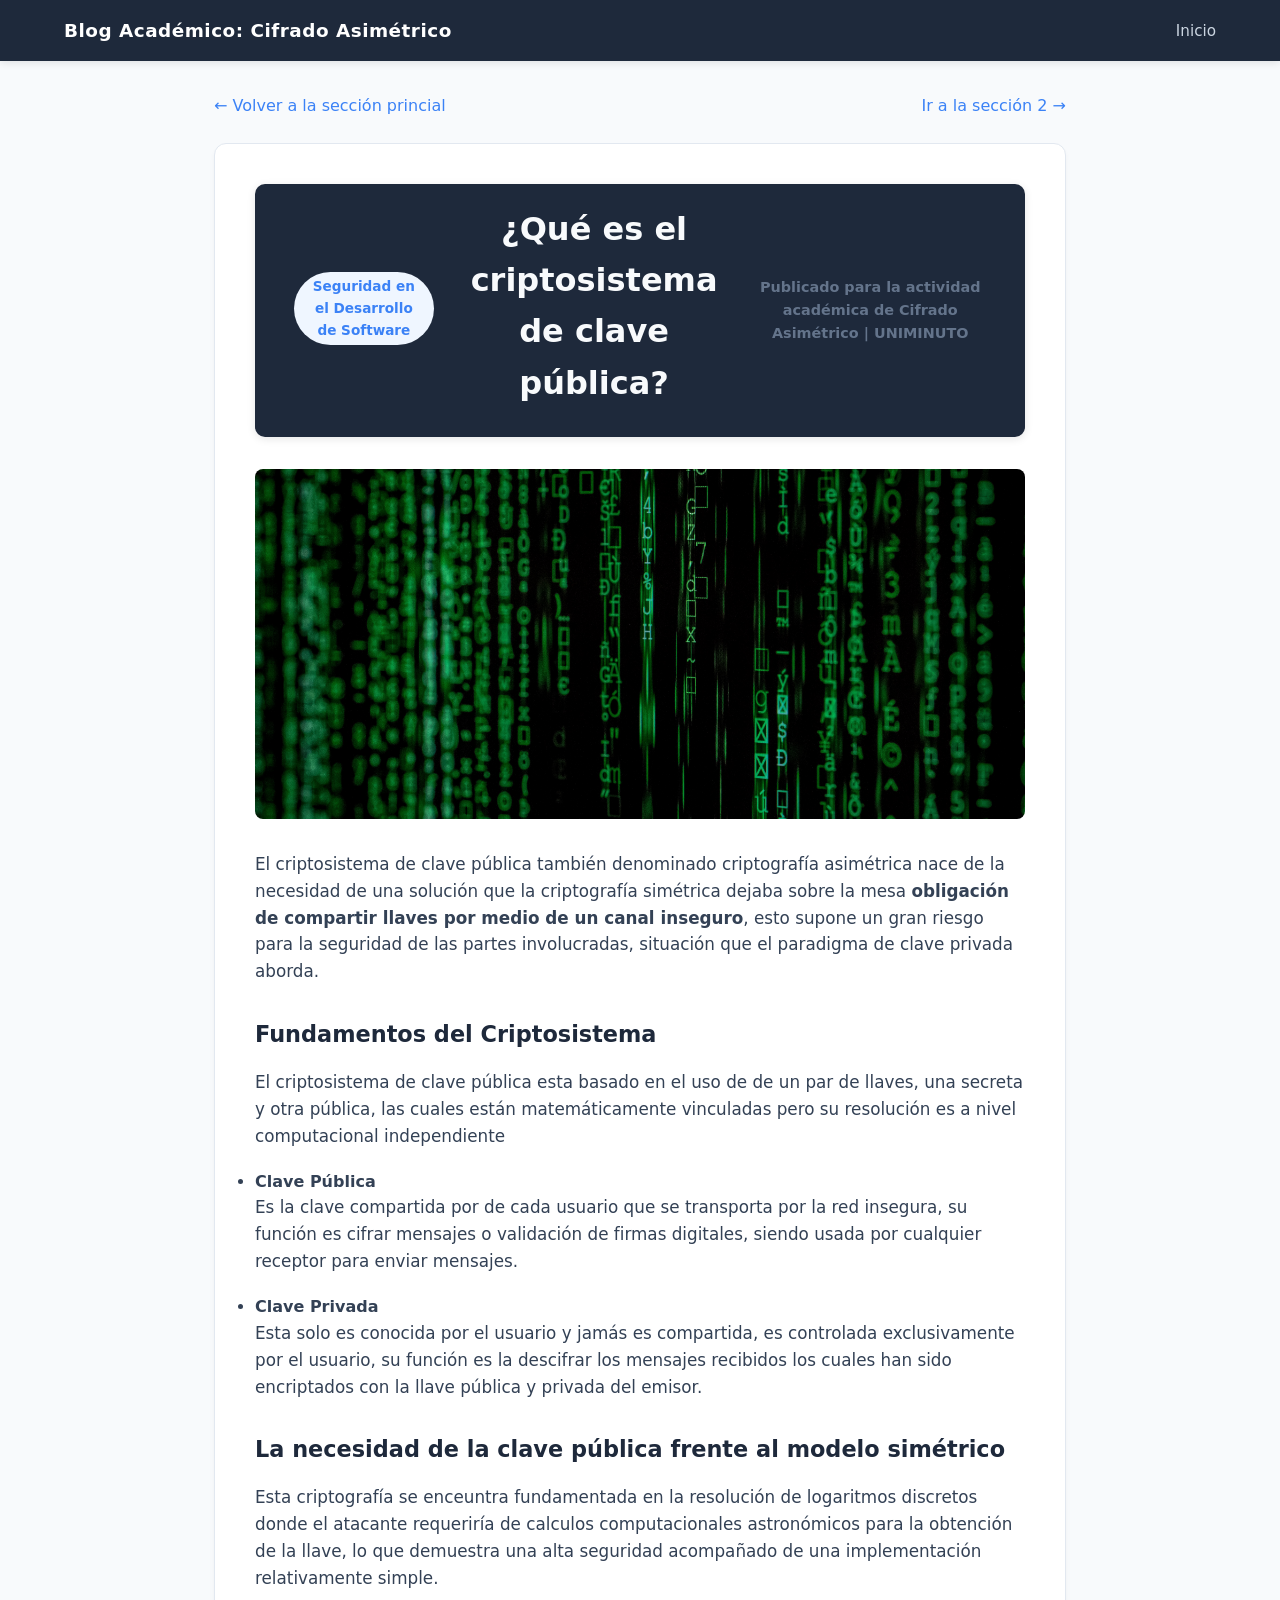
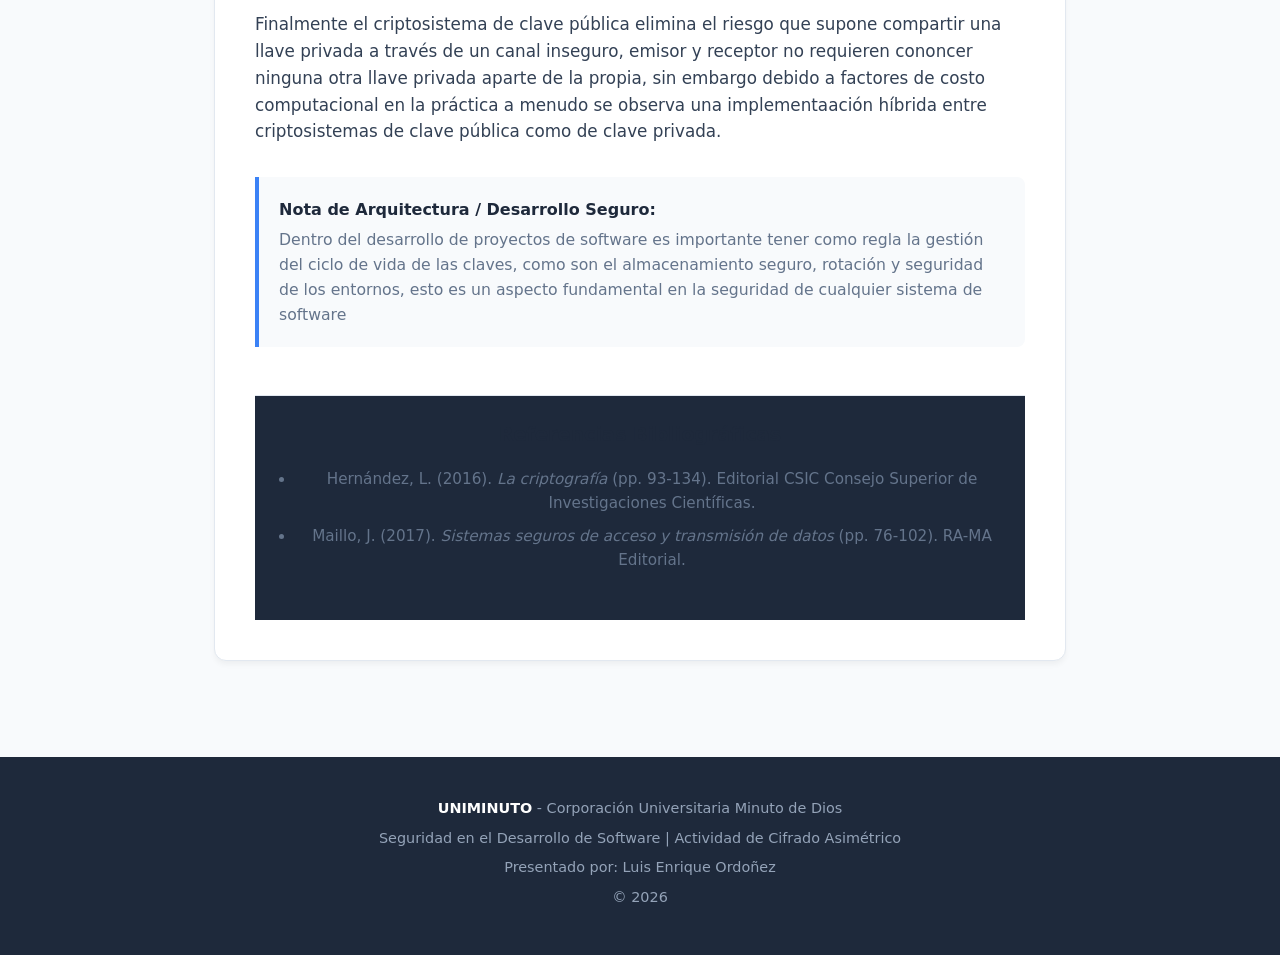
<file: entrada1.html>
<!DOCTYPE html>
<html lang="es">
<head>
    <meta charset="UTF-8">
    <meta name="viewport" content="width=device-width, initial-scale=1.0">
    <title>¿Qué es el criptosistema de clave pública? | Blog Académico</title>
    <!-- Enlazamos la misma hoja de estilos general -->
    <link rel="stylesheet" href="style.css">
</head>
<body>

    <!-- Header / Navbar fijo -->
    <header>
        <div class="logo-container">
            <h1>Blog Académico: Cifrado Asimétrico</h1>
        </div>
        <nav>
            <ul>
                <li><a href="index.html">Inicio</a></li>
            </ul>
        </nav>
    </header>

    <!-- Contenido Principal de la Entrada -->
    <main class="entry-main">
        
        <!-- Enlace de retorno -->
        <div class="back-navigation">
            <a href="index.html" class="back-navigation-back">&larr; Volver a la sección princial</a>
            <a href="entrada2.html" class="back-navigation-next">Ir a la sección 2 &rarr;</a>
        </div>

        <article class="entry-content-box">
            <!-- Metadatos y Título -->
            <header class="entry-header">
                <span class="entry-category">Seguridad en el Desarrollo de Software</span>
                <h2>¿Qué es el criptosistema de clave pública?</h2>
                <p class="entry-meta">Publicado para la actividad académica de Cifrado Asimétrico | UNIMINUTO</p>
            </header>

            <!-- Imagen Destacada / Multimedia -->
            <div class="entry-media">
                <img src="images/markus-spiske-iar-afB0QQw-unsplash.jpg" alt="Esquema conceptual de criptosistema de clave pública">
            </div>
            
            <!-- Cuerpo del Artículo (Lorem Ipsum / Estructura Base) -->
            <section class="entry-body">
                <p>El criptosistema de clave pública también denominado criptografía asimétrica nace de la necesidad de una solución que la criptografía simétrica dejaba sobre la mesa <strong>obligación de compartir llaves por medio de un canal inseguro</strong>, esto supone un gran riesgo para la seguridad de las partes involucradas, situación que el paradigma de clave privada aborda.</p>

                <h3>Fundamentos del Criptosistema</h3>
                <p>El criptosistema de clave pública esta basado en el uso de de un par de llaves, una secreta y otra pública, las cuales están matemáticamente vinculadas pero su resolución es a nivel computacional independiente</p>
                <ul>
                    <li><strong>Clave Pública</strong><p>Es la clave compartida por de cada usuario que se transporta por la red insegura, su función es cifrar mensajes o validación de firmas digitales, siendo usada por cualquier receptor para enviar mensajes.</p></li>
                    <li><strong>Clave Privada</strong><p>Esta solo es conocida por el usuario y jamás es compartida, es controlada exclusivamente por el usuario, su función es la descifrar los mensajes recibidos los cuales han sido encriptados con la llave pública y privada del emisor.</p></li>
                </ul>

                <h3>La necesidad de la clave pública frente al modelo simétrico</h3>
                <p>Esta criptografía se enceuntra fundamentada en la resolución de logaritmos discretos donde el atacante requeriría de calculos computacionales astronómicos para la obtención de la llave, lo que demuestra una alta seguridad acompañado de una implementación relativamente simple.</p>
                <p>Finalmente el criptosistema de clave pública elimina el riesgo que supone compartir una llave privada a través de un canal inseguro, emisor y receptor no requieren cononcer ninguna otra llave privada aparte de la propia, sin embargo debido a factores de costo computacional en la práctica a menudo se observa una implementaación híbrida entre criptosistemas de clave pública como de clave privada.</p>

                <!-- Bloque de destaque técnico (Callout) -->
                <div class="tech-callout">
                    <strong>Nota de Arquitectura / Desarrollo Seguro:</strong> 
                    <p>Dentro del desarrollo de proyectos de software es importante tener como regla la gestión del ciclo de vida de las claves, como son el almacenamiento seguro, rotación y seguridad de los entornos, esto es un aspecto fundamental en la seguridad de cualquier sistema de software</p>
                </div>

                <!-- <p>Sed auctor neque eu tellus rhoncus ut eleifend nibh porttitor. Ut in nulla enim. Phasellus molestie magna non est bibendum non venenatis nisl tempor. Suspendisse dictum feugiat nixon ut dapibus.</p> -->
            </section>

            <!-- Sección de Referencias APA (Obligatorio por rúbrica) -->
            <footer class="entry-references">
                <h3>Referencias Bibliográficas</h3>
                <ul>
                    <li>Hernández, L. (2016). <em>La criptografía</em> (pp. 93-134). Editorial CSIC Consejo Superior de Investigaciones Científicas.</li>
                    <li>Maillo, J. (2017). <em>Sistemas seguros de acceso y transmisión de datos</em> (pp. 76-102). RA-MA Editorial.</li>
                </ul>
            </footer>
        </article>

    </main>

    <!-- Footer Institucional -->
    <footer id="info">
        <p><strong>UNIMINUTO</strong> - Corporación Universitaria Minuto de Dios</p>
        <p>Seguridad en el Desarrollo de Software | Actividad de Cifrado Asimétrico</p>
        <p>Presentado por: Luis Enrique Ordoñez</p>
        <p>&copy; 2026</p>
    </footer>

</body>
</html>
</file>
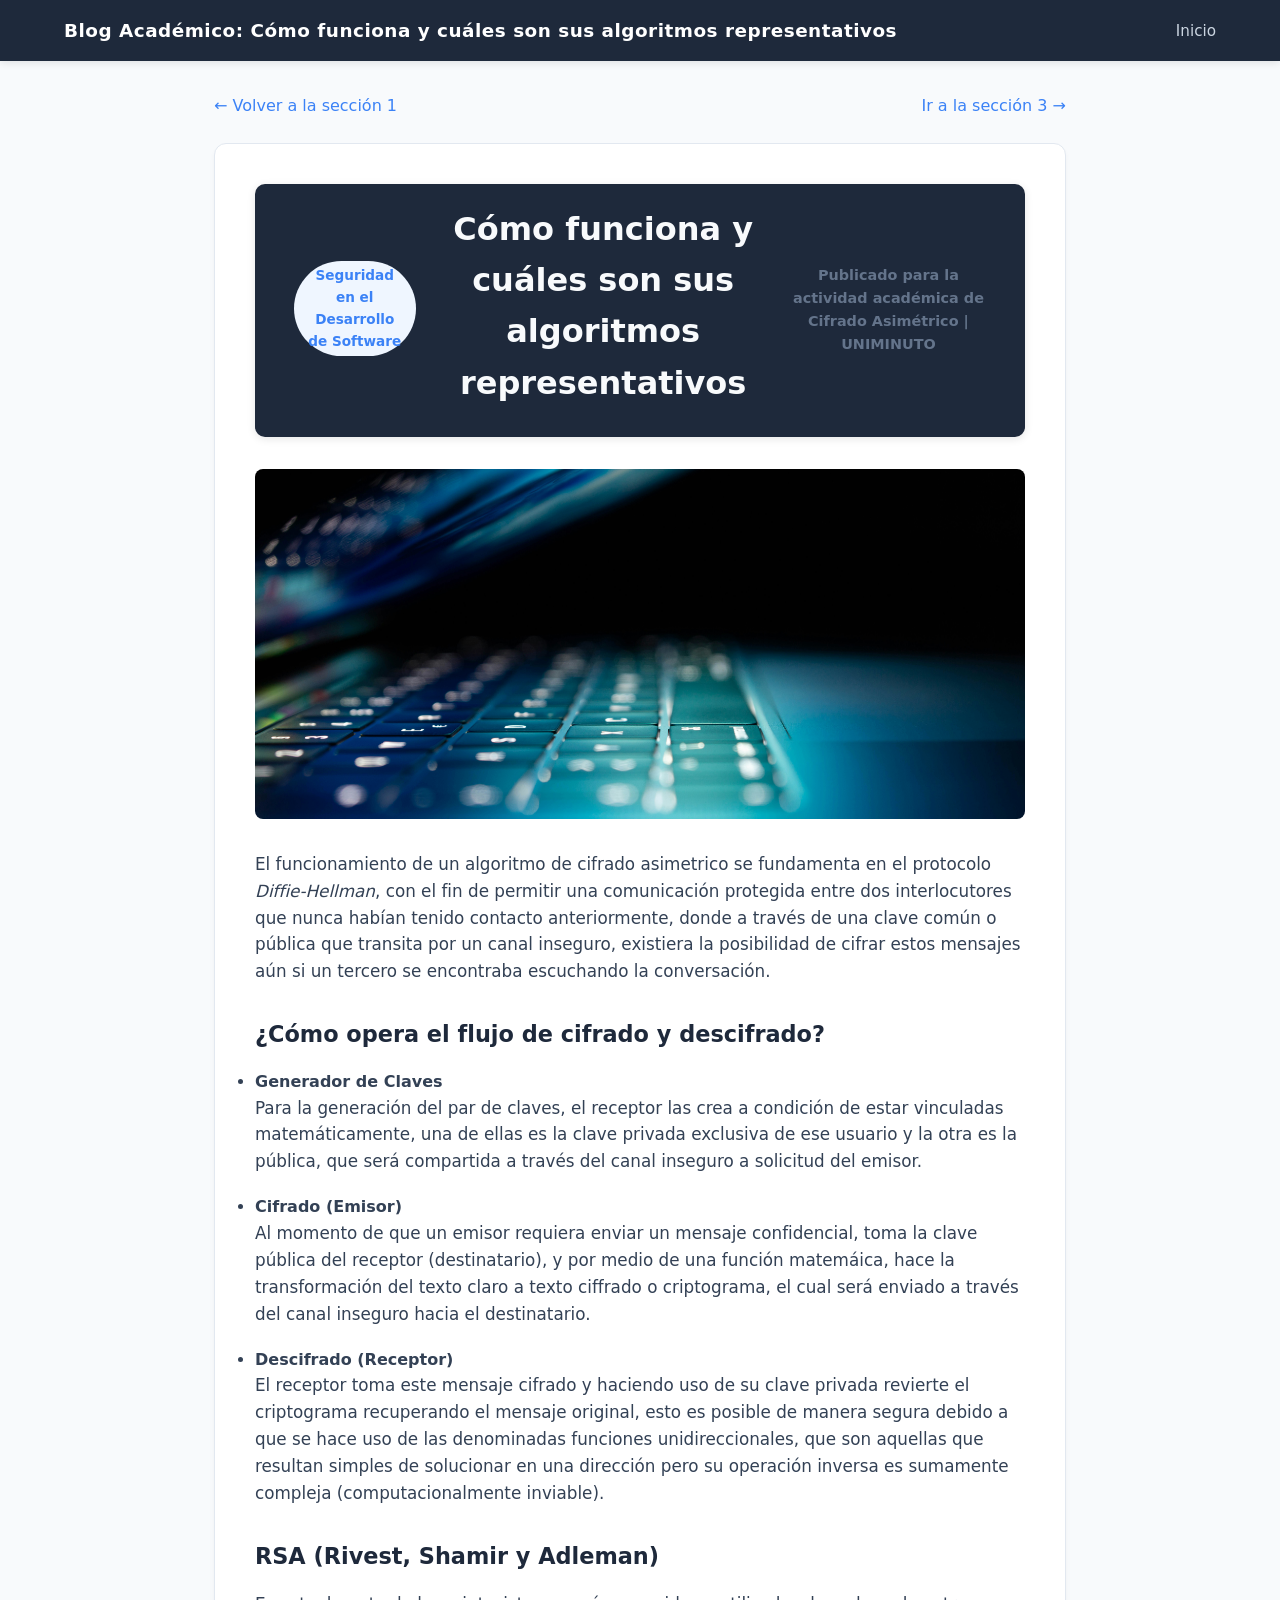
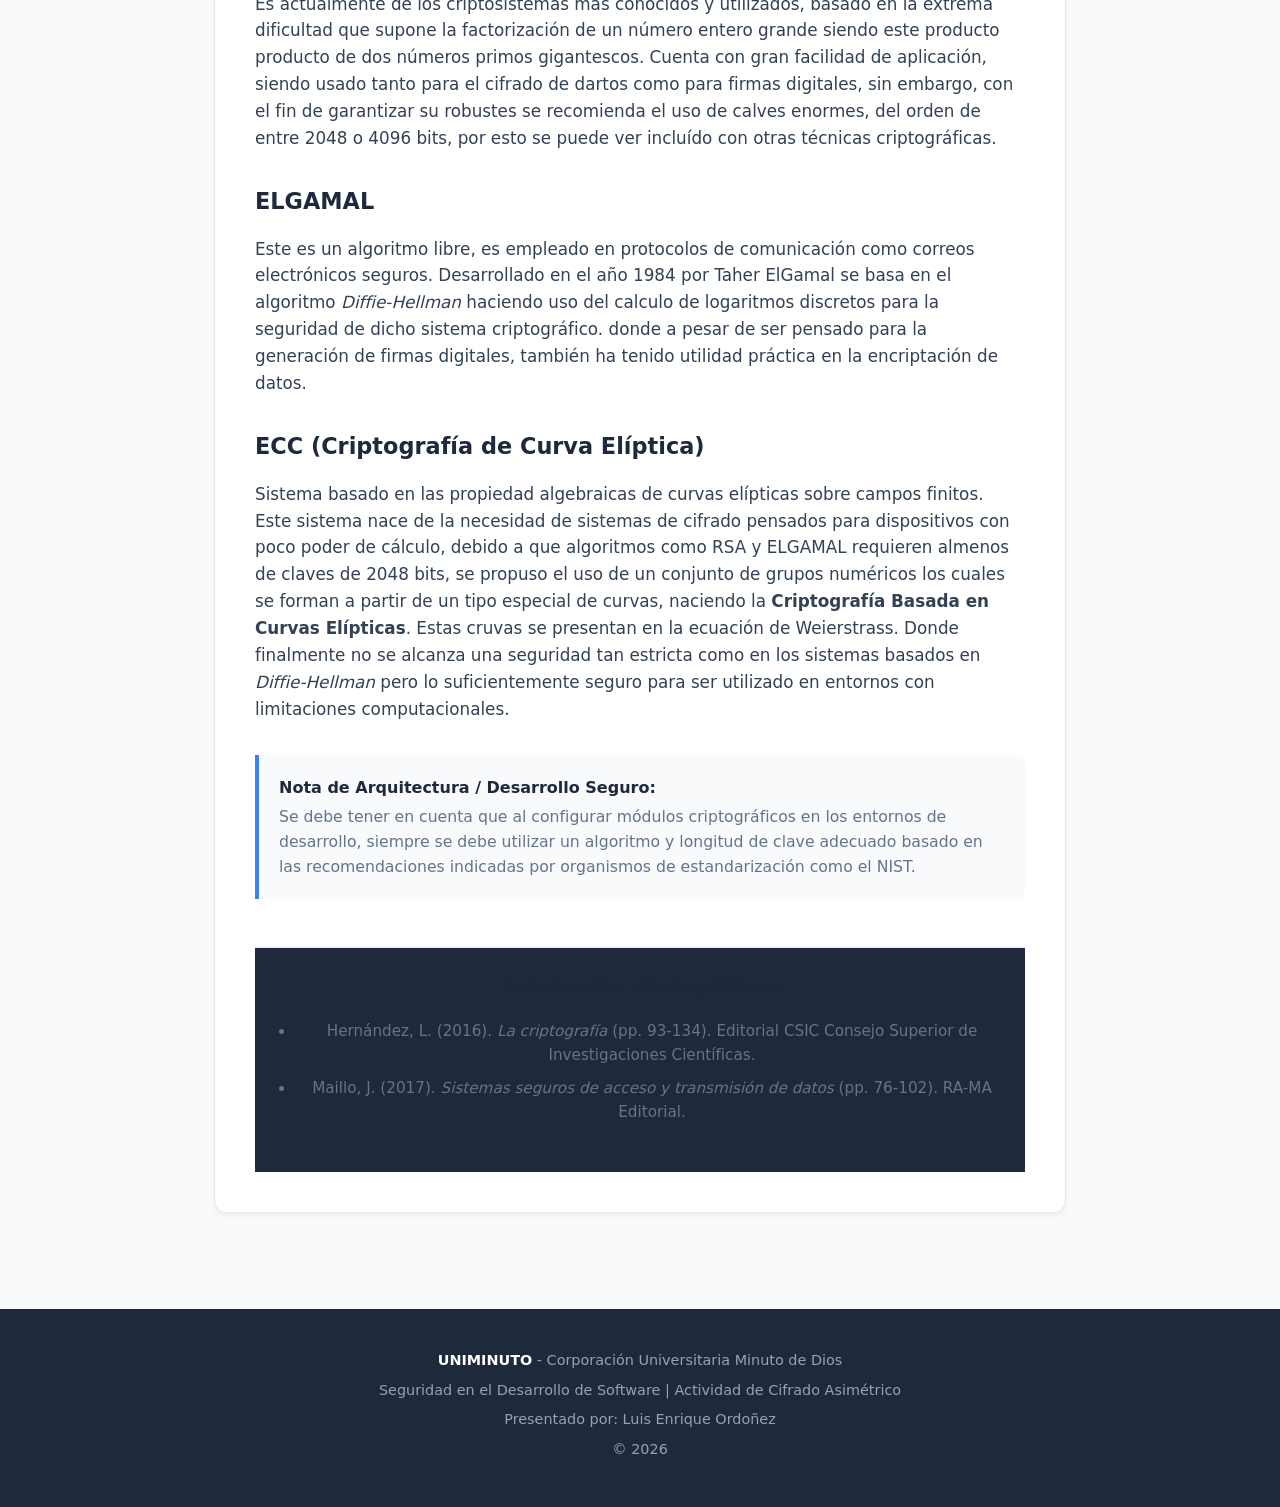
<file: entrada2.html>
<!DOCTYPE html>
<html lang="es">
<head>
    <meta charset="UTF-8">
    <meta name="viewport" content="width=device-width, initial-scale=1.0">
    <title>¿Qué es el criptosistema de clave pública? | Blog Académico</title>
    <!-- Enlazamos la misma hoja de estilos general -->
    <link rel="stylesheet" href="style.css">
</head>
<body>

    <!-- Header / Navbar fijo -->
    <header>
        <div class="logo-container">
            <h1>Blog Académico: Cómo funciona y cuáles son sus algoritmos representativos</h1>
        </div>
        <nav>
            <ul>
                <li><a href="index.html">Inicio</a></li>
            </ul>
        </nav>
    </header>

    <!-- Contenido Principal de la Entrada -->
    <main class="entry-main">
        
        <!-- Enlace de retorno -->
        <div class="back-navigation">
            <a href="entrada1.html" class="back-navigation-back">&larr; Volver a la sección 1</a>
            <a href="entrada3.html" class="back-navigation-next">Ir a la sección 3 &rarr;</a>
        </div>

        <article class="entry-content-box">
            <!-- Metadatos y Título -->
            <header class="entry-header">
                <span class="entry-category">Seguridad en el Desarrollo de Software</span>
                <h2>Cómo funciona y cuáles son sus algoritmos representativos</h2>
                <p class="entry-meta">Publicado para la actividad académica de Cifrado Asimétrico | UNIMINUTO</p>
            </header>

            <!-- Imagen Destacada / Multimedia -->
            <div class="entry-media">
                <img src="images/philipp-katzenberger-iIJrUoeRoCQ-unsplash.jpg" alt="Esquema conceptual de criptosistema de clave pública">
            </div>

            <!-- Cuerpo del Artículo (Lorem Ipsum / Estructura Base) -->
            <section class="entry-body">
                <p>El funcionamiento de un algoritmo de cifrado asimetrico se fundamenta en el protocolo <em>Diffie-Hellman</em>, con el fin de permitir una comunicación protegida entre dos interlocutores que nunca habían tenido contacto anteriormente, donde a través de una clave común o pública que transita por un canal inseguro, existiera la posibilidad de cifrar estos mensajes aún si un tercero se encontraba escuchando la conversación.</p>

                <h3>¿Cómo opera el flujo de cifrado y descifrado?</h3>
                <ul>
                    <li><b>Generador de Claves</b><p>Para la generación del par de claves, el receptor las crea a condición de estar vinculadas matemáticamente, una de ellas es la clave privada exclusiva de ese usuario y la otra es la pública, que será compartida a través del canal inseguro a solicitud del emisor.</p></li>
                    <li><b>Cifrado (Emisor)</b><p>Al momento de que un emisor requiera enviar un mensaje confidencial, toma la clave pública del receptor (destinatario), y por medio de una función matemáica, hace la transformación del texto claro a texto ciffrado o criptograma, el cual será enviado a través del canal inseguro hacia el destinatario.</p></li>
                    <li><b>Descifrado (Receptor)</b><p>El receptor toma este mensaje cifrado y haciendo uso de su clave privada revierte el criptograma recuperando el mensaje original, esto es posible de manera segura debido a que se hace uso de las denominadas funciones unidireccionales, que son aquellas que resultan simples de solucionar en una dirección pero su operación inversa es sumamente compleja (computacionalmente inviable).</p></li>
                </ul>

                <h3>RSA (Rivest, Shamir y Adleman)</h3>
                <p>Es actualmente de los criptosistemas más conocidos y utilizados, basado en la extrema dificultad que supone la factorización de un número entero grande siendo este producto producto de dos números primos gigantescos. Cuenta con gran facilidad de aplicación, siendo usado tanto para el cifrado de dartos como para firmas digitales, sin embargo, con el fin de garantizar su robustes se recomienda el uso de calves enormes, del orden de entre 2048 o 4096 bits, por esto se puede ver incluído con otras técnicas criptográficas.</p>
                <h3>ELGAMAL</h3>
                <p>Este es un algoritmo libre, es empleado en protocolos de comunicación como correos electrónicos seguros. Desarrollado en el año 1984 por Taher ElGamal se basa en el algoritmo <i>Diffie-Hellman</i> haciendo uso del calculo de logaritmos discretos para la seguridad de dicho sistema criptográfico. donde a pesar de ser pensado para la generación de firmas digitales, también ha tenido utilidad práctica en la encriptación de datos. </p>
                <h3>ECC (Criptografía de Curva Elíptica)</h3>
                <p>Sistema basado en las propiedad algebraicas de curvas elípticas sobre campos finitos. Este sistema nace de la necesidad de sistemas de cifrado pensados para dispositivos con poco poder de cálculo, debido a que algoritmos como RSA y ELGAMAL requieren almenos de claves de 2048 bits, se propuso el uso de un conjunto de grupos numéricos los cuales se forman a partir de un tipo especial de curvas, naciendo la <b>Criptografía Basada en Curvas Elípticas</b>. Estas cruvas se presentan en la ecuación de Weierstrass. Donde finalmente no se alcanza una seguridad tan estricta como en los sistemas basados en <i>Diffie-Hellman</i> pero lo suficientemente seguro para ser utilizado en entornos con limitaciones computacionales.</p>

                <!-- Bloque de destaque técnico (Callout) -->
                <div class="tech-callout">
                    <strong>Nota de Arquitectura / Desarrollo Seguro:</strong> 
                    <p>Se debe tener en cuenta que al configurar módulos criptográficos en los entornos de desarrollo, siempre se debe utilizar un algoritmo y longitud de clave adecuado basado en las recomendaciones indicadas por organismos de estandarización como el NIST.</p>
                </div>

                <!-- <p>Sed auctor neque eu tellus rhoncus ut eleifend nibh porttitor. Ut in nulla enim. Phasellus molestie magna non est bibendum non venenatis nisl tempor. Suspendisse dictum feugiat nixon ut dapibus.</p> -->
            </section>

            <!-- Sección de Referencias APA (Obligatorio por rúbrica) -->
            <footer class="entry-references">
                <h3>Referencias Bibliográficas</h3>
                <ul>
                    <li>Hernández, L. (2016). <em>La criptografía</em> (pp. 93-134). Editorial CSIC Consejo Superior de Investigaciones Científicas.</li>
                    <li>Maillo, J. (2017). <em>Sistemas seguros de acceso y transmisión de datos</em> (pp. 76-102). RA-MA Editorial.</li>
                </ul>
            </footer>
        </article>

    </main>

    <!-- Footer Institucional -->
    <footer id="info">
        <p><strong>UNIMINUTO</strong> - Corporación Universitaria Minuto de Dios</p>
        <p>Seguridad en el Desarrollo de Software | Actividad de Cifrado Asimétrico</p>
        <p>Presentado por: Luis Enrique Ordoñez</p>
        <p>&copy; 2026</p>
    </footer>

</body>
</html>
</file>
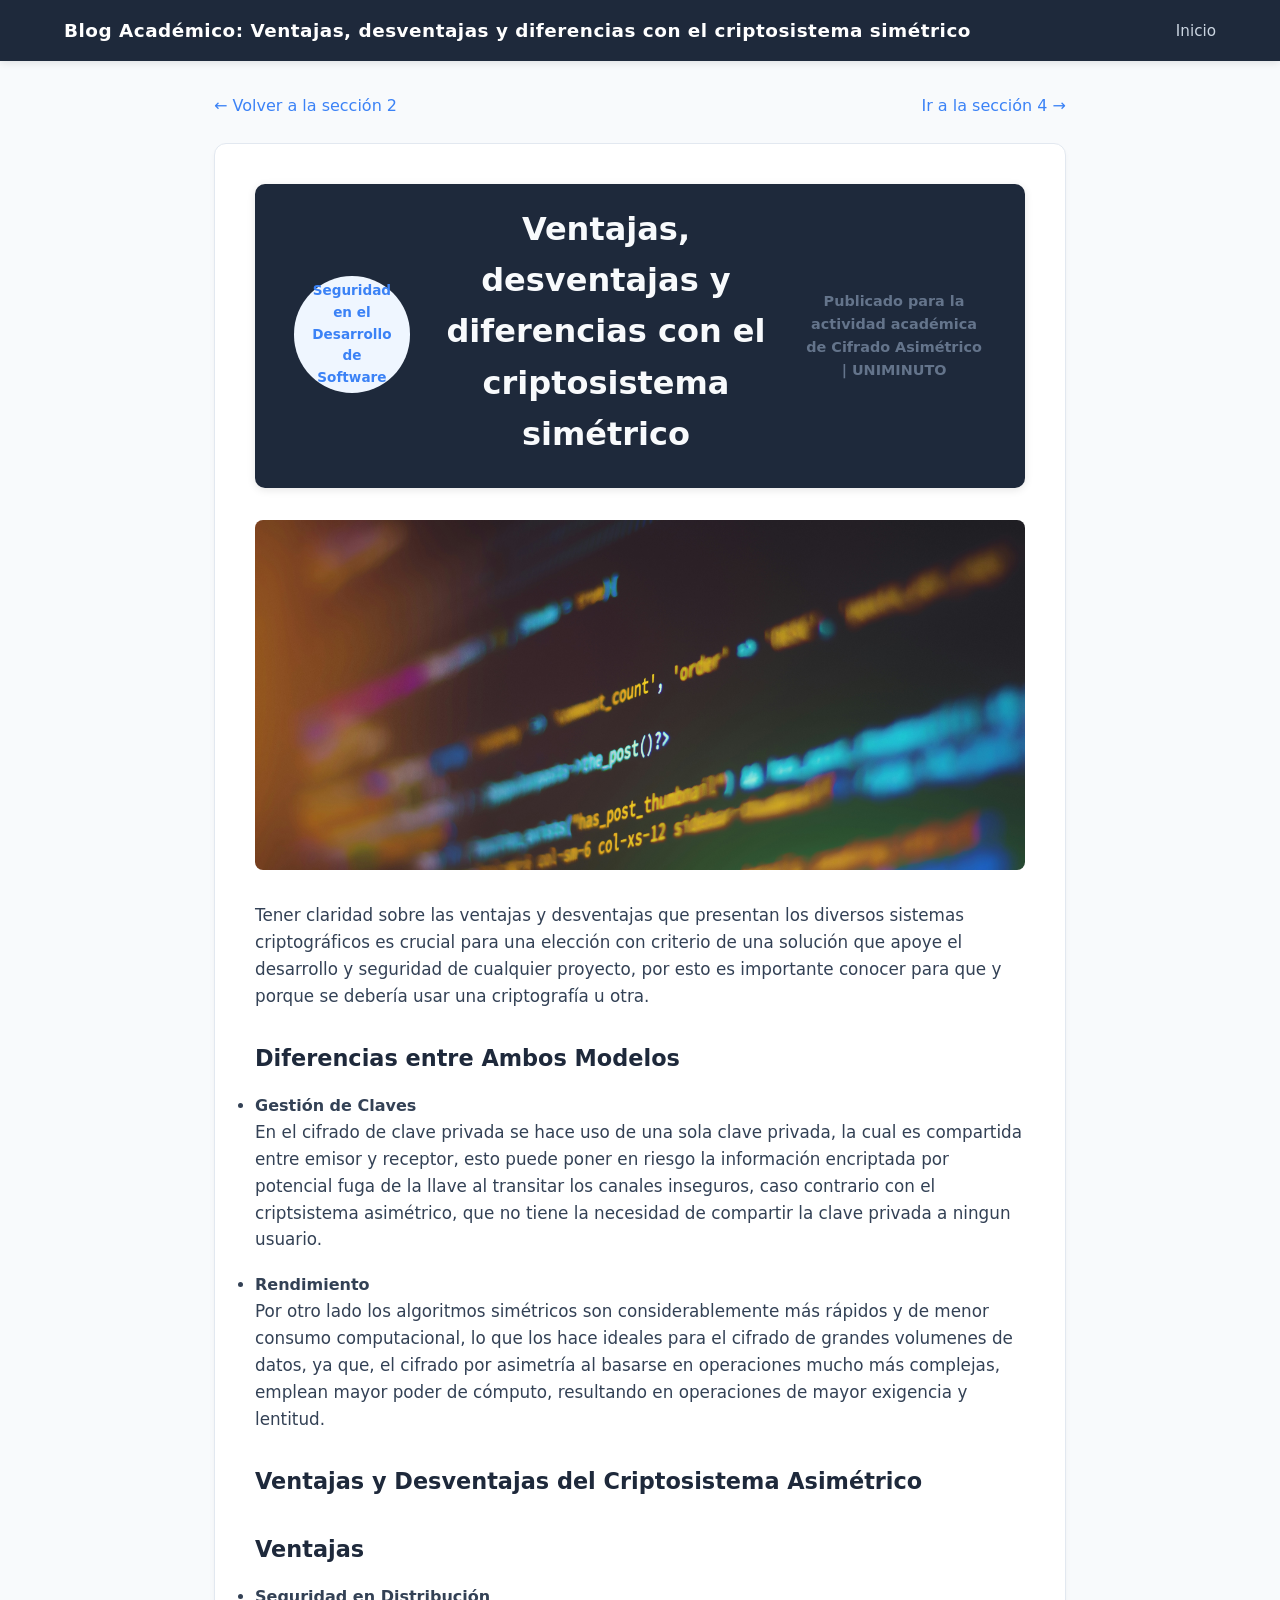
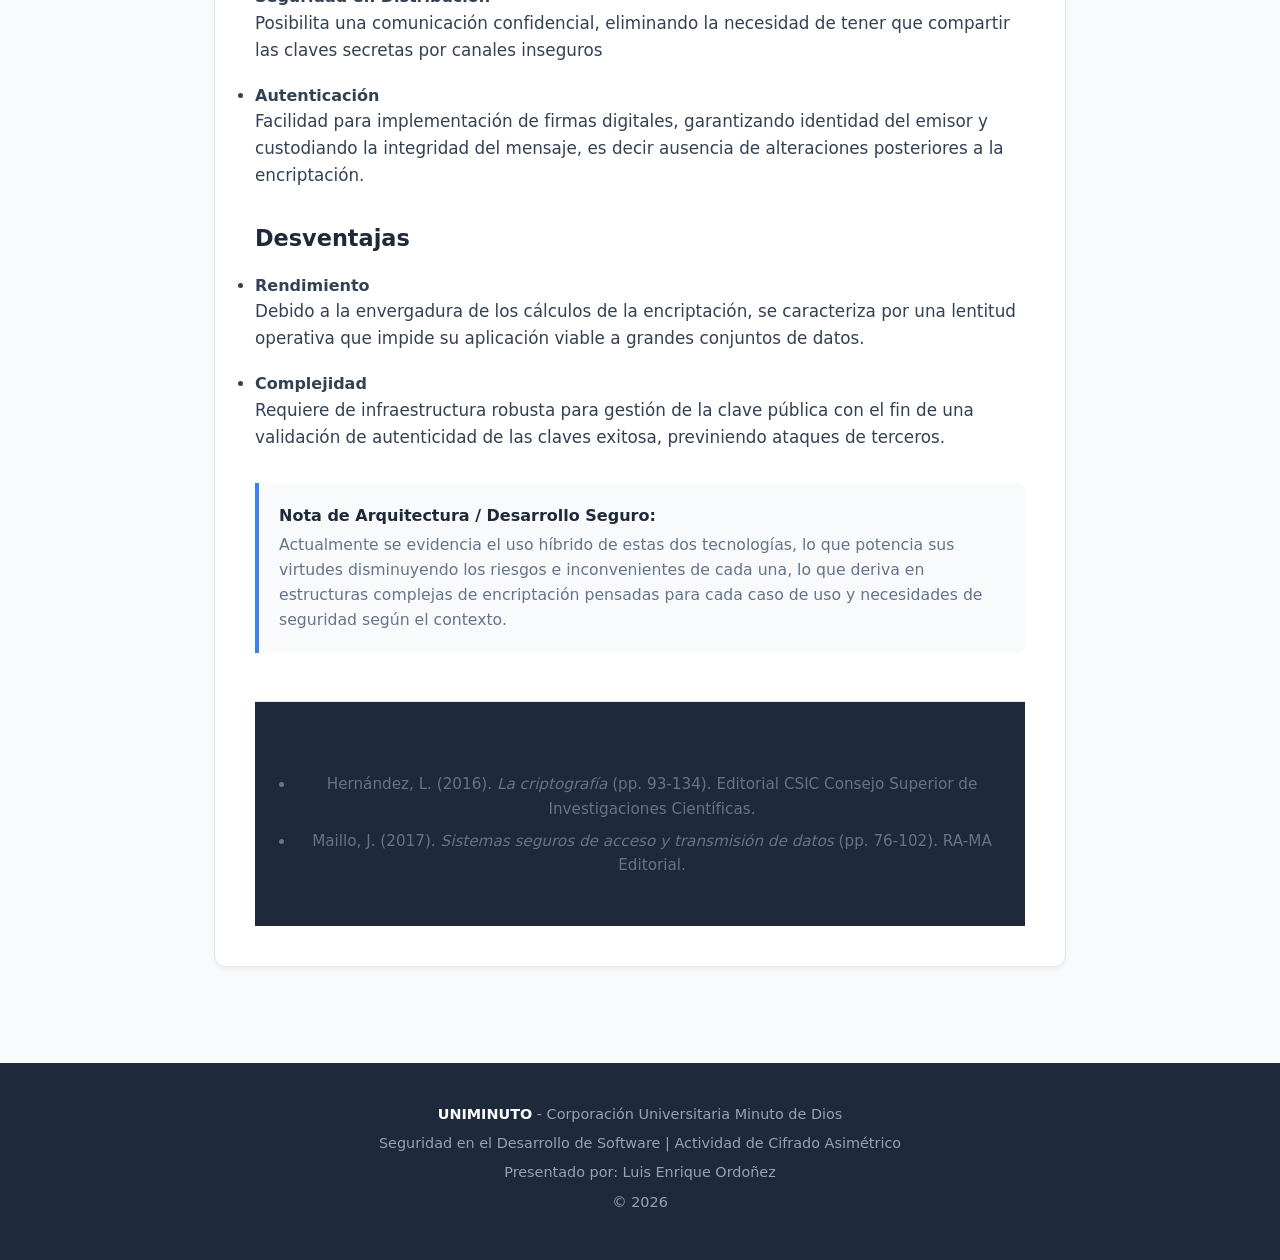
<file: entrada3.html>
<!DOCTYPE html>
<html lang="es">
<head>
    <meta charset="UTF-8">
    <meta name="viewport" content="width=device-width, initial-scale=1.0">
    <title>¿Qué es el criptosistema de clave pública? | Blog Académico</title>
    <!-- Enlazamos la misma hoja de estilos general -->
    <link rel="stylesheet" href="style.css">
</head>
<body>

    <!-- Header / Navbar fijo -->
    <header>
        <div class="logo-container">
            <h1>Blog Académico: Ventajas, desventajas y diferencias con el criptosistema simétrico</h1>
        </div>
        <nav>
            <ul>
                <li><a href="index.html">Inicio</a></li>
            </ul>
        </nav>
    </header>

    <!-- Contenido Principal de la Entrada -->
    <main class="entry-main">
        
        <!-- Enlace de retorno -->
        <div class="back-navigation">
            <a href="entrada2.html" class="back-navigation-back">&larr; Volver a la sección 2</a>
            <a href="entrada4.html" class="back-navigation-next">Ir a la sección 4 &rarr;</a>
        </div>

        <article class="entry-content-box">
            <!-- Metadatos y Título -->
            <header class="entry-header">
                <span class="entry-category">Seguridad en el Desarrollo de Software</span>
                <h2>Ventajas, desventajas y diferencias con el criptosistema simétrico</h2>
                <p class="entry-meta">Publicado para la actividad académica de Cifrado Asimétrico | UNIMINUTO</p>
            </header>

            <!-- Imagen Destacada / Multimedia -->
            <div class="entry-media">
                <img src="images/shahadat-rahman-BfrQnKBulYQ-unsplash.jpg" alt="Esquema conceptual de criptosistema de clave pública">
            </div>

            <!-- Cuerpo del Artículo (Lorem Ipsum / Estructura Base) -->
            <section class="entry-body">
                <p>Tener claridad sobre las ventajas y desventajas que presentan los diversos sistemas criptográficos es crucial para una elección con criterio de una solución que apoye el desarrollo y seguridad de cualquier proyecto, por esto es importante conocer para que y porque se debería usar una criptografía u otra.</p>

                <h3>Diferencias entre Ambos Modelos</h3>
                <ul>
                    <li><b>Gestión de Claves</b><p>En el cifrado de clave privada se hace uso de una sola clave privada, la cual es compartida entre emisor y receptor, esto puede poner en riesgo la información encriptada por potencial fuga de la llave al transitar los canales inseguros, caso contrario con el criptsistema asimétrico, que no tiene la necesidad de compartir la clave privada a ningun usuario.</p></li>
                    <li><b>Rendimiento</b><p>Por otro lado los algoritmos simétricos son considerablemente más rápidos y de menor consumo computacional, lo que los hace ideales para el cifrado de grandes volumenes de datos, ya que, el cifrado por asimetría al basarse en operaciones mucho más complejas, emplean mayor poder de cómputo, resultando en operaciones de mayor exigencia y lentitud.</p></li>
                </ul>

                <h3>Ventajas y Desventajas del Criptosistema Asimétrico</h3>
                <h3>Ventajas</h3>
                <ul>
                    <li><b>Seguridad en Distribución</b><p>Posibilita una comunicación confidencial, eliminando la necesidad de tener que compartir las claves secretas por canales inseguros</p></li>
                    <li><b>Autenticación</b><p>Facilidad para implementación de firmas digitales, garantizando identidad del emisor y custodiando la integridad del mensaje, es decir ausencia de alteraciones posteriores a la encriptación.</p></li>
                </ul>
                <h3>Desventajas</h3>
                <ul>
                    <li><b>Rendimiento</b><p>Debido a la envergadura de los cálculos de la encriptación, se caracteriza por una lentitud operativa que impide su aplicación viable a grandes conjuntos de datos.</p></li>
                    <li><b>Complejidad</b><p>Requiere de infraestructura robusta para gestión de la clave pública con el fin de una validación de autenticidad de las claves exitosa, previniendo ataques de terceros.</p></li>
                </ul>
                <!-- Bloque de destaque técnico (Callout) -->
                <div class="tech-callout">
                    <strong>Nota de Arquitectura / Desarrollo Seguro:</strong> 
                    <p>Actualmente se evidencia el uso híbrido de estas dos tecnologías, lo que potencia sus virtudes disminuyendo los riesgos e inconvenientes de cada una, lo que deriva en estructuras complejas de encriptación pensadas para cada caso de uso y necesidades de seguridad según el contexto.</p>
                </div>

                <!-- <p>Sed auctor neque eu tellus rhoncus ut eleifend nibh porttitor. Ut in nulla enim. Phasellus molestie magna non est bibendum non venenatis nisl tempor. Suspendisse dictum feugiat nixon ut dapibus.</p> -->
            </section>

            <!-- Sección de Referencias APA (Obligatorio por rúbrica) -->
            <footer class="entry-references">
                <h3>Referencias Bibliográficas</h3>
                <ul>
                    <li>Hernández, L. (2016). <em>La criptografía</em> (pp. 93-134). Editorial CSIC Consejo Superior de Investigaciones Científicas.</li>
                    <li>Maillo, J. (2017). <em>Sistemas seguros de acceso y transmisión de datos</em> (pp. 76-102). RA-MA Editorial.</li>
                </ul>
            </footer>
        </article>

    </main>

    <!-- Footer Institucional -->
    <footer id="info">
        <p><strong>UNIMINUTO</strong> - Corporación Universitaria Minuto de Dios</p>
        <p>Seguridad en el Desarrollo de Software | Actividad de Cifrado Asimétrico</p>
        <p>Presentado por: Luis Enrique Ordoñez</p>
        <p>&copy; 2026</p>
    </footer>

</body>
</html>
</file>
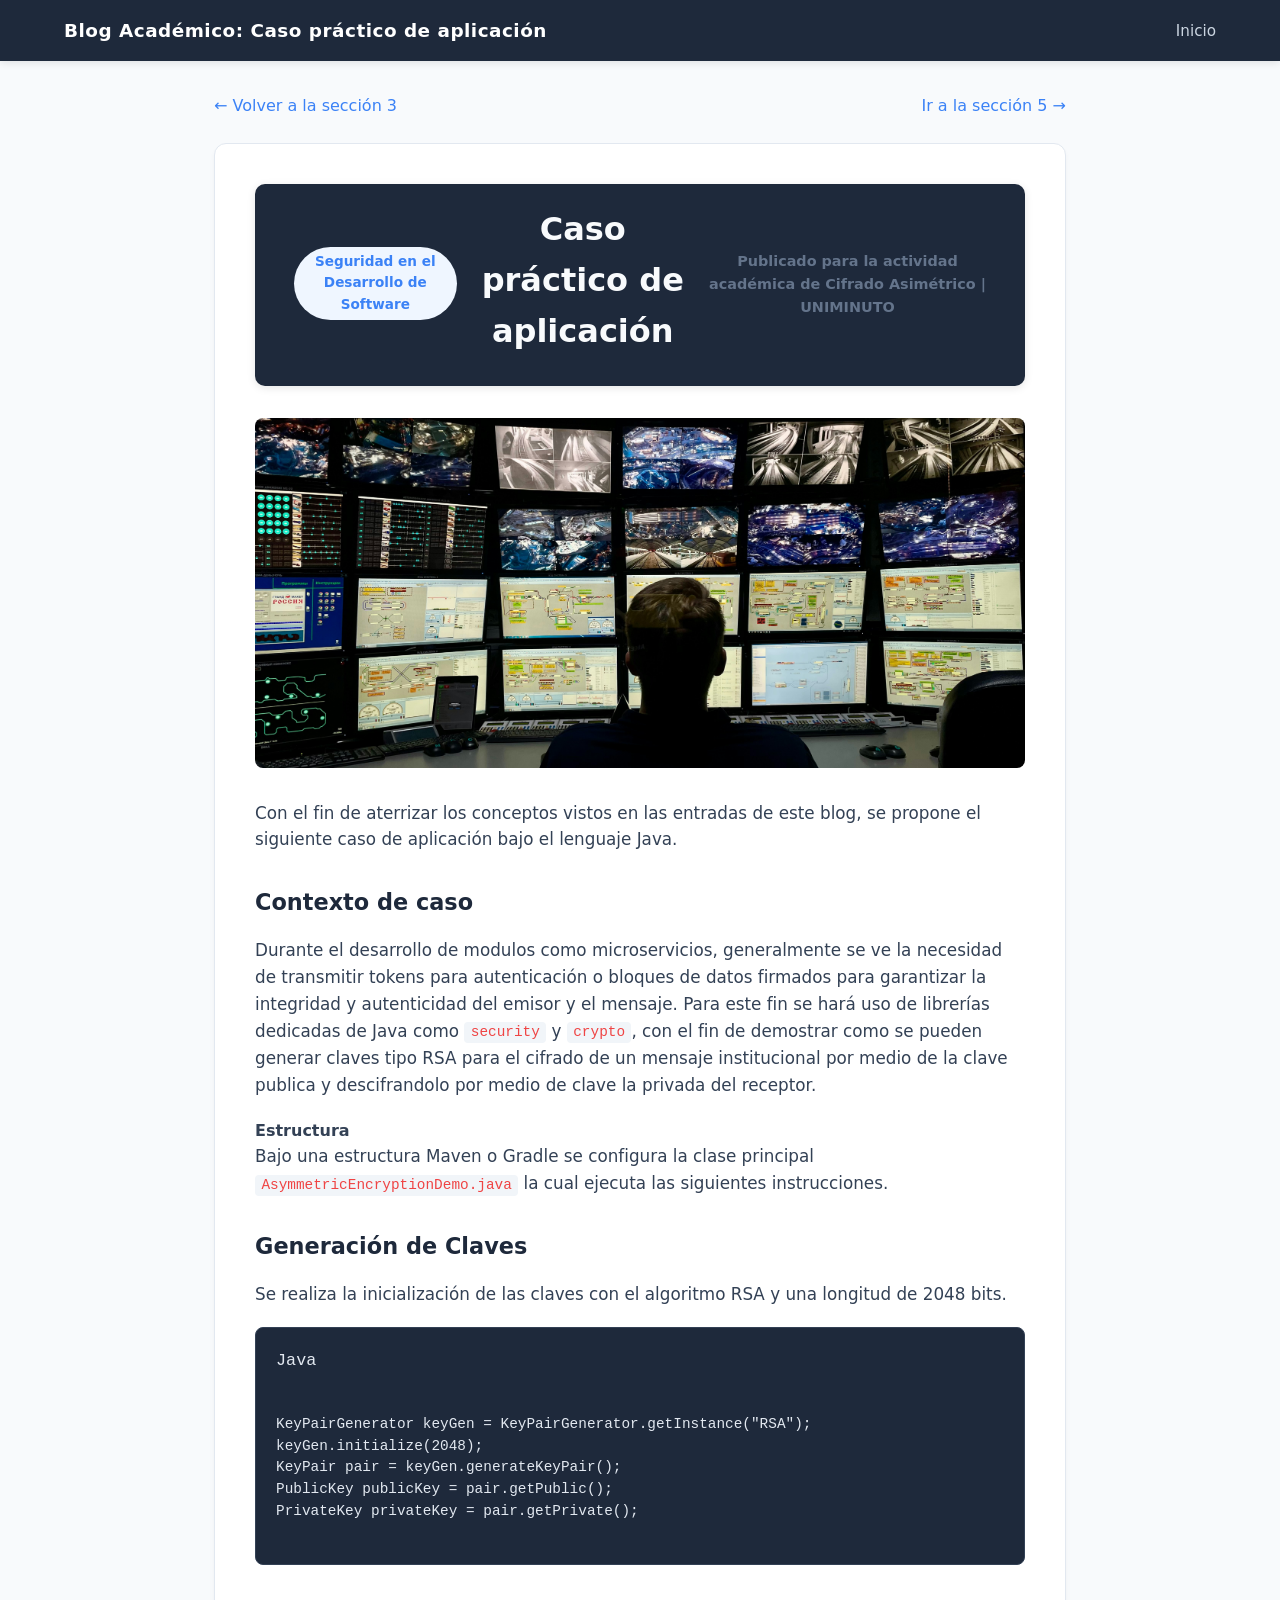
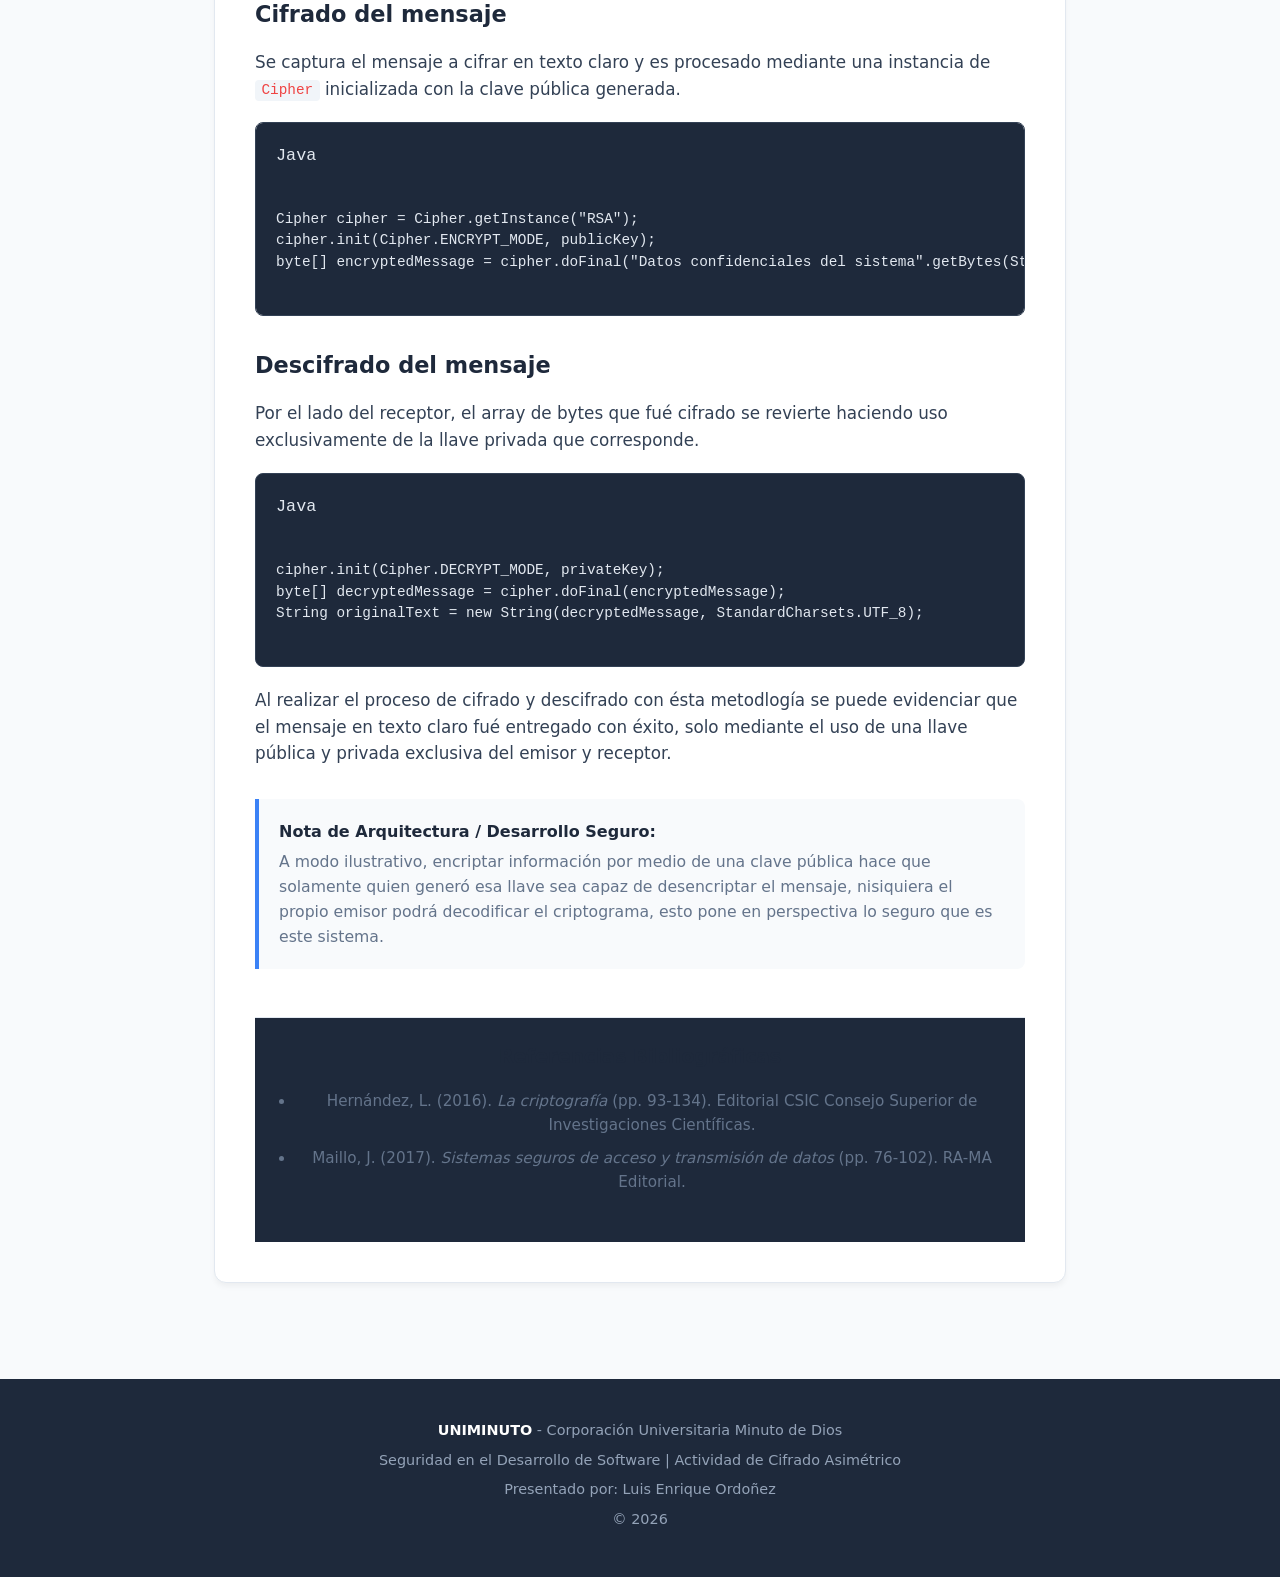
<file: entrada4.html>
<!DOCTYPE html>
<html lang="es">
<head>
    <meta charset="UTF-8">
    <meta name="viewport" content="width=device-width, initial-scale=1.0">
    <title>¿Qué es el criptosistema de clave pública? | Blog Académico</title>
    <!-- Enlazamos la misma hoja de estilos general -->
    <link rel="stylesheet" href="style.css">
</head>
<body>

    <!-- Header / Navbar fijo -->
    <header>
        <div class="logo-container">
            <h1>Blog Académico: Caso práctico de aplicación</h1>
        </div>
        <nav>
            <ul>
                <li><a href="index.html">Inicio</a></li>
            </ul>
        </nav>
    </header>

    <!-- Contenido Principal de la Entrada -->
    <main class="entry-main">
        
        <!-- Enlace de retorno -->
        <div class="back-navigation">
            <a href="entrada3.html" class="back-navigation-back">&larr; Volver a la sección 3</a>
            <a href="entrada5.html" class="back-navigation-next">Ir a la sección 5 &rarr;</a>
        </div>

        <article class="entry-content-box">
            <!-- Metadatos y Título -->
            <header class="entry-header">
                <span class="entry-category">Seguridad en el Desarrollo de Software</span>
                <h2>Caso práctico de aplicación</h2>
                <p class="entry-meta">Publicado para la actividad académica de Cifrado Asimétrico | UNIMINUTO</p>
            </header>

            <!-- Imagen Destacada / Multimedia -->
            <div class="entry-media">
                <img src="images/tasha-kostyuk-TtMKq3lJm-U-unsplash.jpg" alt="Esquema conceptual de criptosistema de clave pública">
            </div>

            <!-- Cuerpo del Artículo (Lorem Ipsum / Estructura Base) -->
            <section class="entry-body">
                <p>Con el fin de aterrizar los conceptos vistos en las entradas de este blog, se propone el siguiente caso de aplicación bajo el lenguaje Java.</p>

                <h3>Contexto de caso</h3>
                <p>Durante el desarrollo de modulos como microservicios, generalmente se ve la necesidad de transmitir tokens para autenticación o bloques de datos firmados para garantizar la integridad y autenticidad del emisor y el mensaje. Para este fin se hará uso de librerías dedicadas de Java como <code>security</code> y <code>crypto</code>, con el fin de demostrar como se pueden generar claves tipo RSA para el cifrado de un mensaje institucional por medio de la clave publica y descifrandolo por medio de clave la privada del receptor.</p>

                <h4>Estructura</h4>

                <p>Bajo una estructura Maven o Gradle se configura la clase principal <code>AsymmetricEncryptionDemo.java</code> la cual ejecuta las siguientes instrucciones.</p>

                <h3>Generación de Claves</h3>

                <p>Se realiza la inicialización de las claves con el algoritmo RSA y una longitud de 2048 bits.</p>

                <pre><p style="color: #e2e8f0;">Java</p><code>
KeyPairGenerator keyGen = KeyPairGenerator.getInstance("RSA");
keyGen.initialize(2048);
KeyPair pair = keyGen.generateKeyPair();
PublicKey publicKey = pair.getPublic();
PrivateKey privateKey = pair.getPrivate();
                </code></pre>

                <h3>Cifrado del mensaje</h3>

                <p>Se captura el mensaje a cifrar en texto claro y es procesado mediante una instancia de <code>Cipher</code> inicializada con la clave pública generada.</p>

                <pre><p style="color: #e2e8f0;">Java</p><code>
Cipher cipher = Cipher.getInstance("RSA");
cipher.init(Cipher.ENCRYPT_MODE, publicKey);
byte[] encryptedMessage = cipher.doFinal("Datos confidenciales del sistema".getBytes(StandardCharsets.UTF_8));
                </code></pre>

                <h3>Descifrado del mensaje</h3>

                <p>Por el lado del receptor, el array de bytes que fué cifrado se revierte haciendo uso exclusivamente de la llave privada que corresponde.</p>

                <pre><p style="color: #e2e8f0;">Java</p><code>
cipher.init(Cipher.DECRYPT_MODE, privateKey);
byte[] decryptedMessage = cipher.doFinal(encryptedMessage);
String originalText = new String(decryptedMessage, StandardCharsets.UTF_8);
                </code></pre>

                <p>Al realizar el proceso de cifrado y descifrado con ésta metodlogía se puede evidenciar que el mensaje en texto claro fué entregado con éxito, solo mediante el uso de una llave pública y privada exclusiva del emisor y receptor.</p>

                <!-- Bloque de destaque técnico (Callout) -->
                <div class="tech-callout">
                    <strong>Nota de Arquitectura / Desarrollo Seguro:</strong> 
                    <p>A modo ilustrativo, encriptar información por medio de una clave pública hace que solamente quien generó esa llave sea capaz de desencriptar el mensaje, nisiquiera el propio emisor podrá decodificar el criptograma, esto pone en perspectiva lo seguro que es este sistema.</p>
                </div>

                <!-- <p>Sed auctor neque eu tellus rhoncus ut eleifend nibh porttitor. Ut in nulla enim. Phasellus molestie magna non est bibendum non venenatis nisl tempor. Suspendisse dictum feugiat nixon ut dapibus.</p> -->
            </section>

            <!-- Sección de Referencias APA (Obligatorio por rúbrica) -->
            <footer class="entry-references">
                <h3>Referencias Bibliográficas</h3>
                <ul>
                    <li>Hernández, L. (2016). <em>La criptografía</em> (pp. 93-134). Editorial CSIC Consejo Superior de Investigaciones Científicas.</li>
                    <li>Maillo, J. (2017). <em>Sistemas seguros de acceso y transmisión de datos</em> (pp. 76-102). RA-MA Editorial.</li>
                </ul>
            </footer>
        </article>

    </main>

    <!-- Footer Institucional -->
    <footer id="info">
        <p><strong>UNIMINUTO</strong> - Corporación Universitaria Minuto de Dios</p>
        <p>Seguridad en el Desarrollo de Software | Actividad de Cifrado Asimétrico</p>
        <p>Presentado por: Luis Enrique Ordoñez</p>
        <p>&copy; 2026</p>
    </footer>

</body>
</html>
</file>
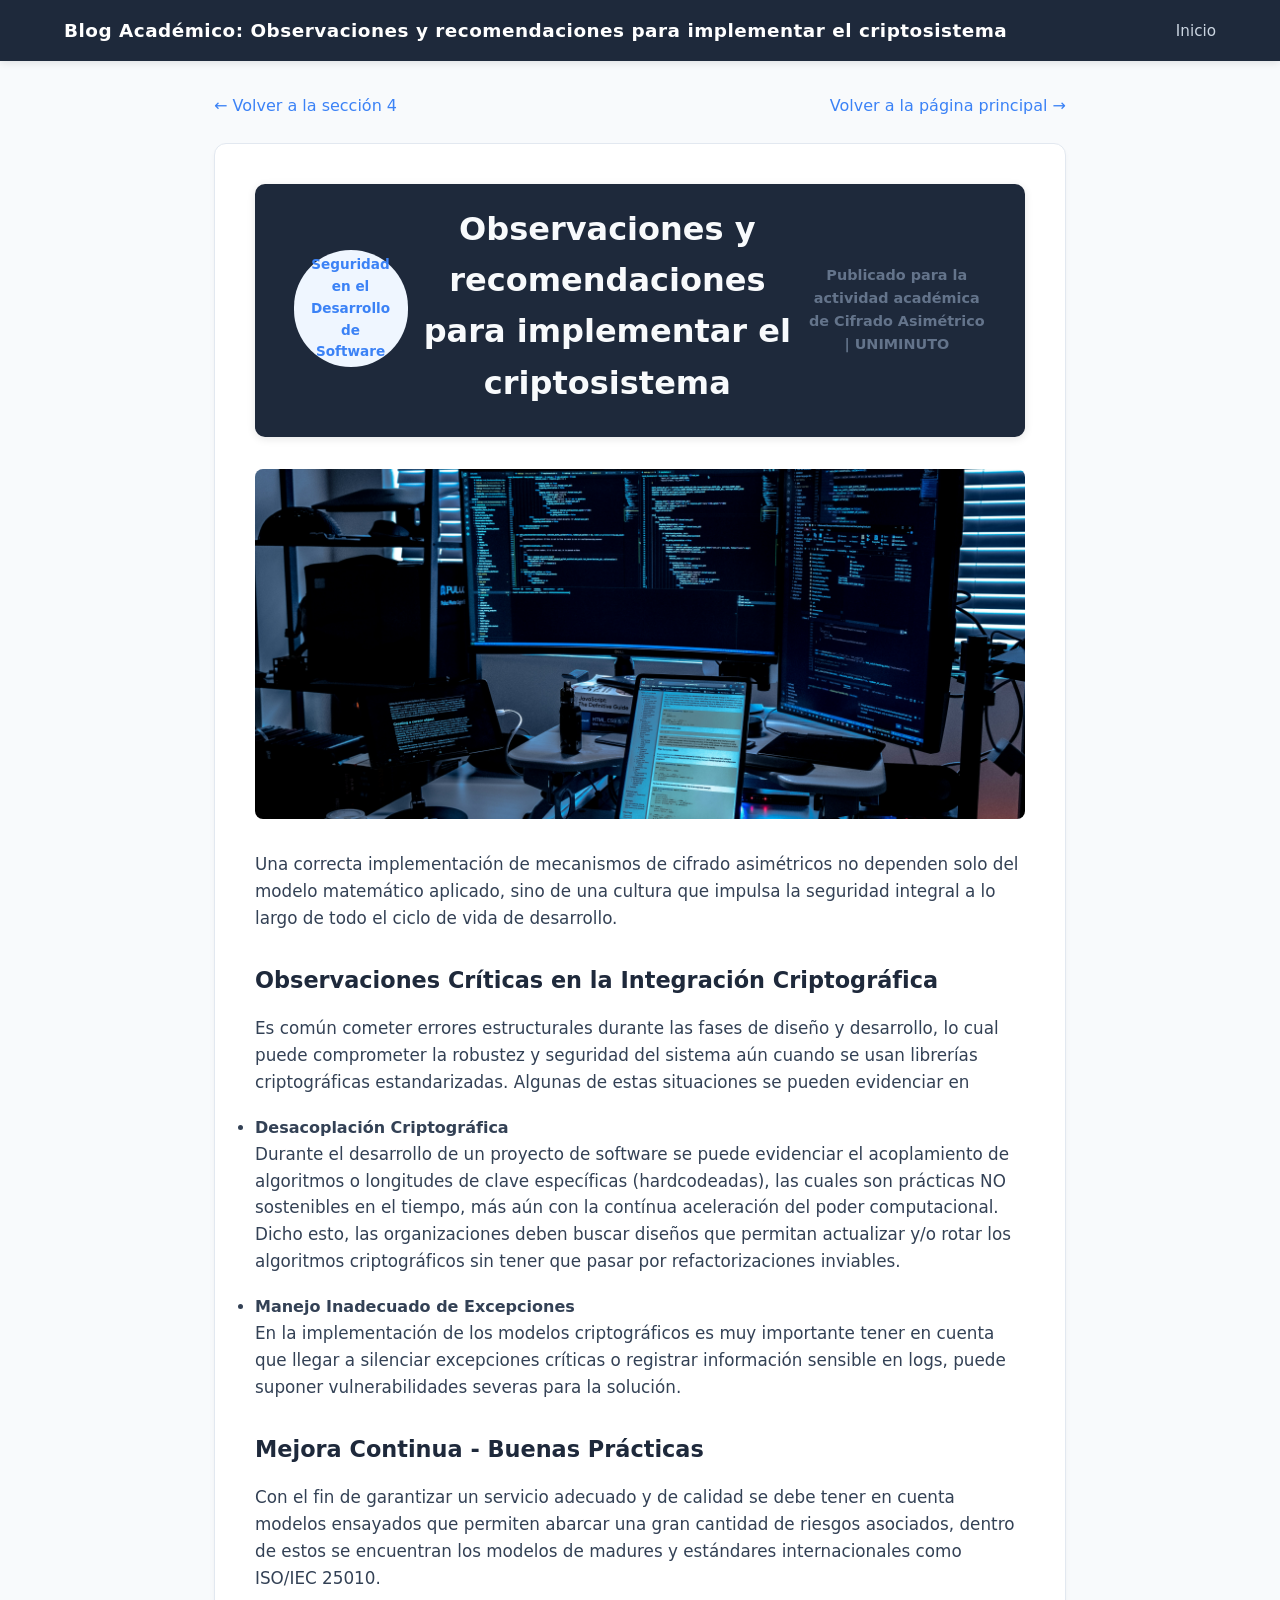
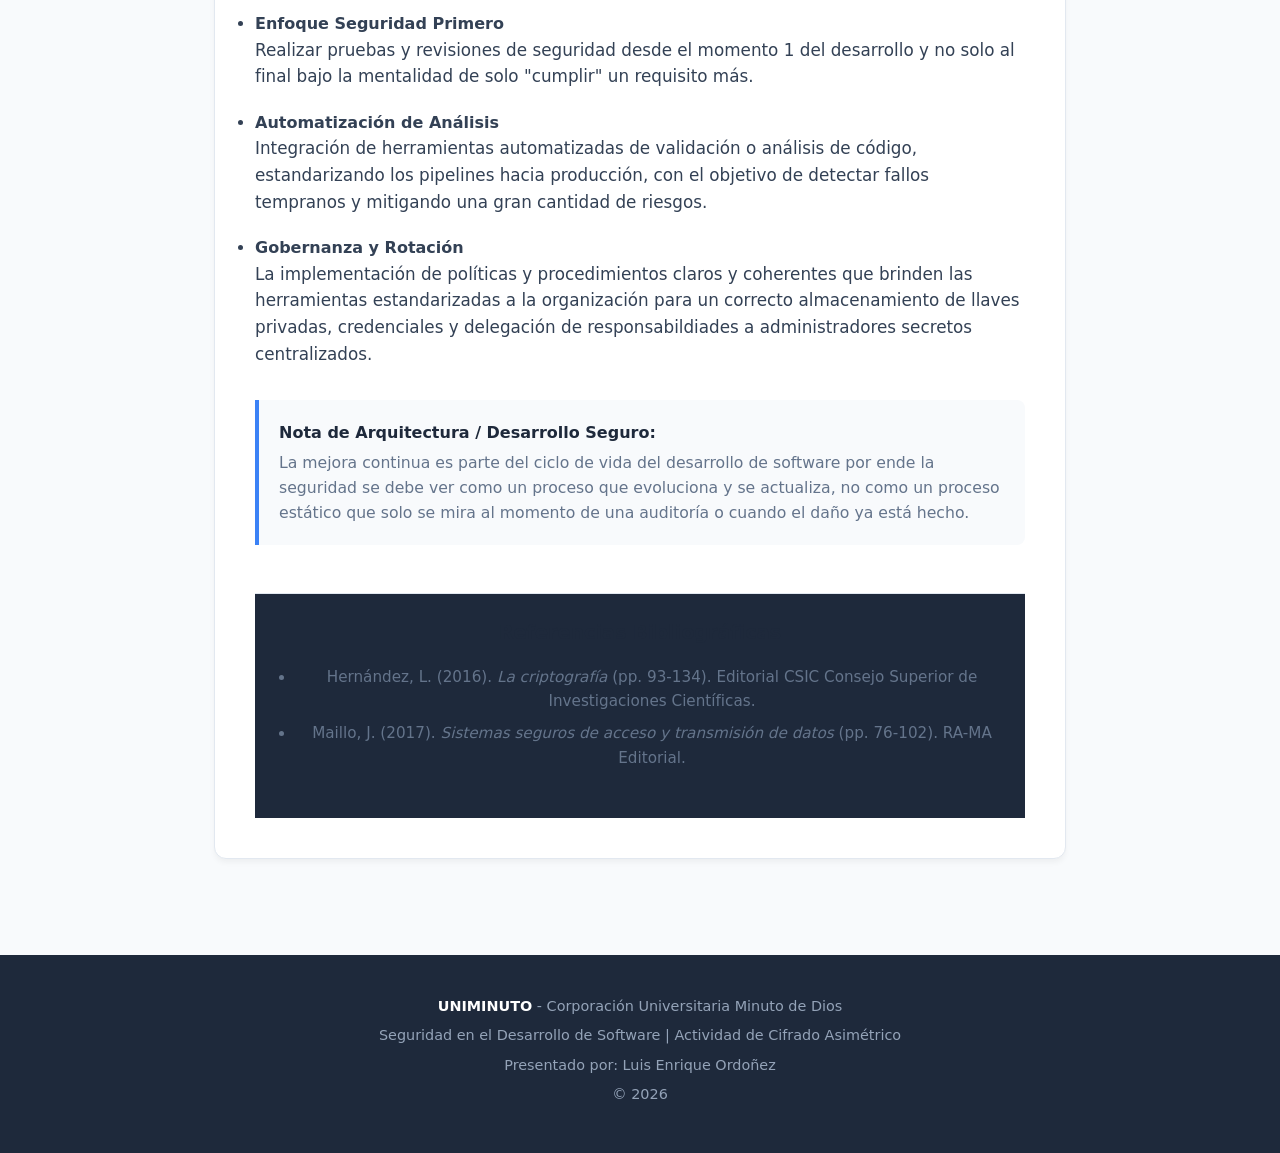
<file: entrada5.html>
<!DOCTYPE html>
<html lang="es">
<head>
    <meta charset="UTF-8">
    <meta name="viewport" content="width=device-width, initial-scale=1.0">
    <title>¿Qué es el criptosistema de clave pública? | Blog Académico</title>
    <!-- Enlazamos la misma hoja de estilos general -->
    <link rel="stylesheet" href="style.css">
</head>
<body>

    <!-- Header / Navbar fijo -->
    <header>
        <div class="logo-container">
            <h1>Blog Académico: Observaciones y recomendaciones para implementar el criptosistema</h1>
        </div>
        <nav>
            <ul>
                <li><a href="index.html">Inicio</a></li>
            </ul>
        </nav>
    </header>

    <!-- Contenido Principal de la Entrada -->
    <main class="entry-main">
        
        <!-- Enlace de retorno -->
        <div class="back-navigation">
            <a href="entrada4.html" class="back-navigation-back">&larr; Volver a la sección 4</a>
            <a href="index.html" class="back-navigation-next">Volver a la página principal &rarr;</a>
        </div>

        <article class="entry-content-box">
            <!-- Metadatos y Título -->
            <header class="entry-header">
                <span class="entry-category">Seguridad en el Desarrollo de Software</span>
                <h2>Observaciones y recomendaciones para implementar el criptosistema</h2>
                <p class="entry-meta">Publicado para la actividad académica de Cifrado Asimétrico | UNIMINUTO</p>
            </header>

            <!-- Imagen Destacada / Multimedia -->
            <div class="entry-media">
                <img src="images/boitumelo-o_tcYADlSt8-unsplash.jpg" alt="Esquema conceptual de criptosistema de clave pública">
            </div>

            <!-- Cuerpo del Artículo (Lorem Ipsum / Estructura Base) -->
            <section class="entry-body">
                <p>Una correcta implementación de mecanismos de cifrado asimétricos no dependen solo del modelo matemático aplicado, sino de una cultura que impulsa la seguridad integral a lo largo de todo el ciclo de vida de desarrollo.</p>

                <h3>Observaciones Críticas en la Integración Criptográfica</h3>
                <p>Es común cometer errores estructurales durante las fases de diseño y desarrollo, lo cual puede comprometer la robustez y seguridad del sistema aún cuando se usan librerías criptográficas estandarizadas. Algunas de estas situaciones se pueden evidenciar en</p>

                <ul>
                    <li><b>Desacoplación Criptográfica</b><p>Durante el desarrollo de un proyecto de software se puede evidenciar el acoplamiento de algoritmos o longitudes de clave específicas (hardcodeadas), las cuales son prácticas NO sostenibles en el tiempo, más aún con la contínua aceleración del poder computacional. Dicho esto, las organizaciones deben buscar diseños que permitan actualizar y/o rotar los algoritmos criptográficos sin tener que pasar por refactorizaciones inviables.</p></li>
                    <li><b>Manejo Inadecuado de Excepciones</b><p>En la implementación de los modelos criptográficos es muy importante tener en cuenta que llegar a silenciar excepciones críticas o registrar información sensible en logs, puede suponer vulnerabilidades severas para la solución.</p></li>
                </ul>

                <h3>Mejora Continua - Buenas Prácticas</h3>

                <p>Con el fin de garantizar un servicio adecuado y de calidad se debe tener en cuenta modelos ensayados que permiten abarcar una gran cantidad de riesgos asociados, dentro de estos se encuentran los modelos de madures y estándares internacionales como ISO/IEC 25010.</p>

                <ul>
                    <li><b>Enfoque Seguridad Primero</b><p>Realizar pruebas y revisiones de seguridad desde el momento 1 del desarrollo y no solo al final bajo la mentalidad de solo "cumplir" un requisito más.</p></li>
                    <li><b>Automatización de Análisis</b><p>Integración de herramientas automatizadas de validación o análisis de código, estandarizando los pipelines hacia producción, con el objetivo de detectar fallos tempranos y mitigando una gran cantidad de riesgos.</p></li>
                    <li><b>Gobernanza y Rotación</b><p>La implementación de políticas y procedimientos claros y coherentes que brinden las herramientas estandarizadas a la organización para un correcto almacenamiento de llaves privadas, credenciales y delegación de responsabildiades a administradores secretos centralizados.</p></li>
                </ul>

                <!-- Bloque de destaque técnico (Callout) -->
                <div class="tech-callout">
                    <strong>Nota de Arquitectura / Desarrollo Seguro:</strong> 
                    <p>La mejora continua es parte del ciclo de vida del desarrollo de software por ende la seguridad se debe ver como un proceso que evoluciona y se actualiza, no como un proceso estático que solo se mira al momento de una auditoría o cuando el daño ya está hecho.</p>
                </div>

                <!-- <p>Sed auctor neque eu tellus rhoncus ut eleifend nibh porttitor. Ut in nulla enim. Phasellus molestie magna non est bibendum non venenatis nisl tempor. Suspendisse dictum feugiat nixon ut dapibus.</p> -->
            </section>

            <!-- Sección de Referencias APA (Obligatorio por rúbrica) -->
            <footer class="entry-references">
                <h3>Referencias Bibliográficas</h3>
                <ul>
                    <li>Hernández, L. (2016). <em>La criptografía</em> (pp. 93-134). Editorial CSIC Consejo Superior de Investigaciones Científicas.</li>
                    <li>Maillo, J. (2017). <em>Sistemas seguros de acceso y transmisión de datos</em> (pp. 76-102). RA-MA Editorial.</li>
                </ul>
            </footer>
        </article>

    </main>

    <!-- Footer Institucional -->
    <footer id="info">
        <p><strong>UNIMINUTO</strong> - Corporación Universitaria Minuto de Dios</p>
        <p>Seguridad en el Desarrollo de Software | Actividad de Cifrado Asimétrico</p>
        <p>Presentado por: Luis Enrique Ordoñez</p>
        <p>&copy; 2026</p>
    </footer>

</body>
</html>
</file>
<file: style.css>
/* ==========================================
   1. ESTILOS GLOBALES Y VARIABLES
   ========================================== */
:root {
    --primary-color: #1e293b;
    --accent-color: #3b82f6;
    --bg-color: #f8fafc;
    --card-bg: #ffffff;
    --text-main: #334155;
    --text-muted: #64748b;
    --border-color: #e2e8f0;
    --transition-speed: 0.3s ease;
}

* {
    margin: 0;
    padding: 0;
    box-sizing: border-box;
}

body {
    font-family: 'Inter', system-ui, -apple-system, sans-serif;
    background-color: var(--bg-color);
    color: var(--text-main);
    line-height: 1.6;
}

/* ==========================================
   2. HEADER / NAVBAR FIJO
   ========================================== */
header {
    position: sticky;
    top: 0;
    z-index: 1000;
    background-color: var(--primary-color);
    color: #ffffff;
    display: flex;
    justify-content: space-between;
    align-items: center;
    padding: 1rem 5%;
    box-shadow: 0 2px 8px rgba(0, 0, 0, 0.1);
}

.logo-container h1 {
    font-size: 1.15rem;
    font-weight: 600;
    letter-spacing: 0.5px;
}

header nav ul {
    list-style: none;
    display: flex;
    gap: 1.5rem;
}

header nav ul li a {
    color: #cbd5e1;
    text-decoration: none;
    font-size: 0.95rem;
    font-weight: 500;
    transition: color var(--transition-speed);
}

header nav ul li a:hover {
    color: #ffffff;
}

/* ==========================================
   3. HERO SECTION (BIENVENIDA - Index)
   ========================================== */
.hero {
    background: linear-gradient(135deg, #0f172a 0%, #1e293b 100%);
    color: #ffffff;
    text-align: center;
    padding: 5rem 2rem;
    margin-bottom: 3rem;
}

.hero-content {
    max-width: 800px;
    margin: 0 auto;
}

.hero h2 {
    font-size: 2.5rem;
    font-weight: 700;
    margin-bottom: 1rem;
    color: #f8fafc;
}

.hero p {
    font-size: 1.15rem;
    color: #94a3b8;
}

/* ==========================================
   4. CONTENEDOR PRINCIPAL Y TARJETAS (Index)
   ========================================== */
main {
    max-width: 1000px;
    margin: 0 auto;
    padding: 0 1.5rem 4rem 1.5rem;
}

.entries-container h3 {
    font-size: 1.5rem;
    margin-bottom: 2rem;
    color: var(--primary-color);
    border-left: 4px solid var(--accent-color);
    padding-left: 0.75rem;
}

.blog-card {
    display: flex;
    min-height: 220px;
    max-height: 260px;
    background-color: var(--card-bg);
    border: 1px solid var(--border-color);
    border-radius: 12px;
    margin-bottom: 2rem;
    overflow: hidden;
    box-shadow: 0 4px 6px -1px rgba(0, 0, 0, 0.05);
    transition: transform var(--transition-speed), box-shadow var(--transition-speed);
    cursor: pointer;
    position: relative;
}

.blog-card:hover {
    transform: translateY(-4px);
    box-shadow: 0 12px 20px -3px rgba(0, 0, 0, 0.1);
}

.card-media {
    flex: 0 0 320px;
    background-color: #cbd5e1;
    overflow: hidden;
    position: relative;
}

.card-media img {
    width: 100%;
    height: 100%;
    object-fit: cover;
    transition: transform 0.5s ease;
}

.blog-card:hover .card-media img {
    transform: scale(1.05);
}

.card-content {
    flex: 1;
    padding: 2rem;
    display: flex;
    flex-direction: column;
    justify-content: space-between;
}

.card-content h4 {
    font-size: 1.25rem;
    color: var(--primary-color);
    margin-bottom: 0.75rem;
}

.card-content p {
    color: var(--text-muted);
    font-size: 0.98rem;
    margin-bottom: 1.5rem;
}

.read-more {
    align-self: flex-start;
    text-decoration: none;
    color: var(--accent-color);
    font-weight: 600;
    font-size: 0.95rem;
    transition: color var(--transition-speed);
}

.read-more:hover {
    color: #1d4ed8;
}

.read-more::after {
    content: '';
    position: absolute;
    top: 0;
    left: 0;
    right: 0;
    bottom: 0;
    z-index: 1;
}


/* ==========================================
   5. ESTILOS PARA PÁGINAS DE ENTRADAS INTERNAS
   ========================================== */
.entry-main {
    max-width: 900px;
    margin: 2rem auto;
    padding: 0 1.5rem 4rem 1.5rem;
}

.back-navigation {
    display: flex;
    margin-bottom: 1.5rem;
    justify-content: space-between;
    align-items: center;
    width: 100%;
}

.back-navigation a {
    text-decoration: none;
    color: var(--accent-color);
    font-weight: 500;
    transition: color var(--transition-speed);
}

.back-navigation a:hover {
    color: #1d4ed8;
}


.entry-content-box {
    background-color: var(--card-bg);
    border: 1px solid var(--border-color);
    border-radius: 12px;
    padding: 2.5rem;
    box-shadow: 0 4px 6px -1px rgba(0, 0, 0, 0.05);
}

.entry-header {
    margin-bottom: 2rem;
    border-radius: 10px;
    cursor: default;
}

.entry-category {
    display: inline-block;
    background-color: #eff6ff;
    color: var(--accent-color);
    font-size: 0.85rem;
    font-weight: 600;
    padding: 0.25rem 0.75rem;
    border-radius: 9999px;
    margin-bottom: 0.2rem;
    text-align: center;
}

.entry-header h2 {
    font-size: 2rem;
    padding: 0.25rem 0.75rem;
    color: var(--bg-color);
    margin-bottom: 0.5rem;
    text-align: center;
}

.entry-meta {
    font-size: 0.9rem;
    text-align: center;
    color: var(--text-muted);
    font-weight: 600;
}

.entry-media {
    width: 100%;
    height: 350px;
    background-color: #cbd5e1;
    border-radius: 8px;
    overflow: hidden;
    margin-bottom: 2rem;
}

.entry-media img {
    width: 100%;
    height: 100%;
    object-fit: cover;
}

.entry-body h3 {
    font-size: 1.4rem;
    color: var(--primary-color);
    margin-top: 2rem;
    margin-bottom: 1rem;
}

.entry-body p {
    margin-bottom: 1.2rem;
    color: var(--text-main);
    font-size: 1.05rem;
}

.tech-callout {
    background-color: #f8fafc;
    border-left: 4px solid var(--accent-color);
    padding: 1.25rem;
    border-radius: 0 8px 8px 0;
    margin: 2rem 0;
}

.tech-callout strong {
    color: var(--primary-color);
    display: block;
    margin-bottom: 0.25rem;
}

.tech-callout p {
    margin-bottom: 0;
    font-size: 0.98rem;
    color: var(--text-muted);
}

.entry-references {
    margin-top: 3rem;
    padding-top: 1.5rem;
    border-top: 1px solid var(--border-color);
}

.entry-references h3 {
    font-size: 1.2rem;
    color: var(--primary-color);
    margin-bottom: 1rem;
}

.entry-references ul {
    list-style-type: disc;
    padding-left: 1.5rem;
}

.entry-references li {
    font-size: 0.95rem;
    color: var(--text-muted);
    margin-bottom: 0.5rem;
}

/* ==========================================
   6. FOOTER INSTITUCIONAL
   ========================================== */
footer {
    background-color: var(--primary-color);
    color: #94a3b8;
    text-align: center;
    padding: 2.5rem 1rem;
    font-size: 0.9rem;
}

footer p {
    margin-bottom: 0.4rem;
}

footer strong {
    color: #ffffff;
}


/* ==========================================
   ESTILOS PARA BLOQUES DE CÓDIGO TÉCNICO
   ========================================== */
pre {
    background-color: var(--primary-color); /* Fondo oscuro tipo IDE */
    color: #e2e8f0;            /* Texto claro y legible */
    padding: 1.25rem;
    border-radius: 8px;
    overflow-x: auto;          /* Permite scroll horizontal si el código es largo */
    margin: 1.2rem 0;
    font-family: 'Courier New', Courier, monospace;
    font-size: 0.9rem;
    line-height: 1.5;
    border: 1px solid #334155;
}

code {
    font-family: 'Courier New', Courier, monospace;
}

/* Estilo opcional para destacar nombres de variables o métodos en los párrafos normales */
p code {
    background-color: #f1f5f9;
    color: #ef4444;
    padding: 0.15rem 0.4rem;
    border-radius: 4px;
    font-size: 0.9rem;
}


/* ==========================================
    RESPONSIVIDAD (MEDIA QUERIES)
   ========================================== */
@media (max-width: 768px) {
    /* Ajustes generales de header y tarjetas para móviles */
    header {
        flex-direction: column;
        gap: 1rem;
        padding: 1rem;
    }

    .hero h2 {
        font-size: 1.8rem;
    }

    .hero p {
        font-size: 1rem;
    }

    .blog-card {
        flex-direction: column;
    }

    .card-media {
        flex: unset;
        height: 200px;
        width: 100%;
    }

    .card-content {
        padding: 1.5rem;
    }

    /* --- Ajustes específicos para páginas internas en móviles --- */
    .entry-content-box {
        padding: 1.5rem; /* Reduce los márgenes internos en pantallas pequeñas */
    }

    .entry-header h2 {
        font-size: 1.5rem; /* Ajusta el tamaño del título principal de la entrada */
    }

    .entry-media {
        height: 220px; /* Reduce la altura de la imagen destacada en móviles */
    }
}
</file>
